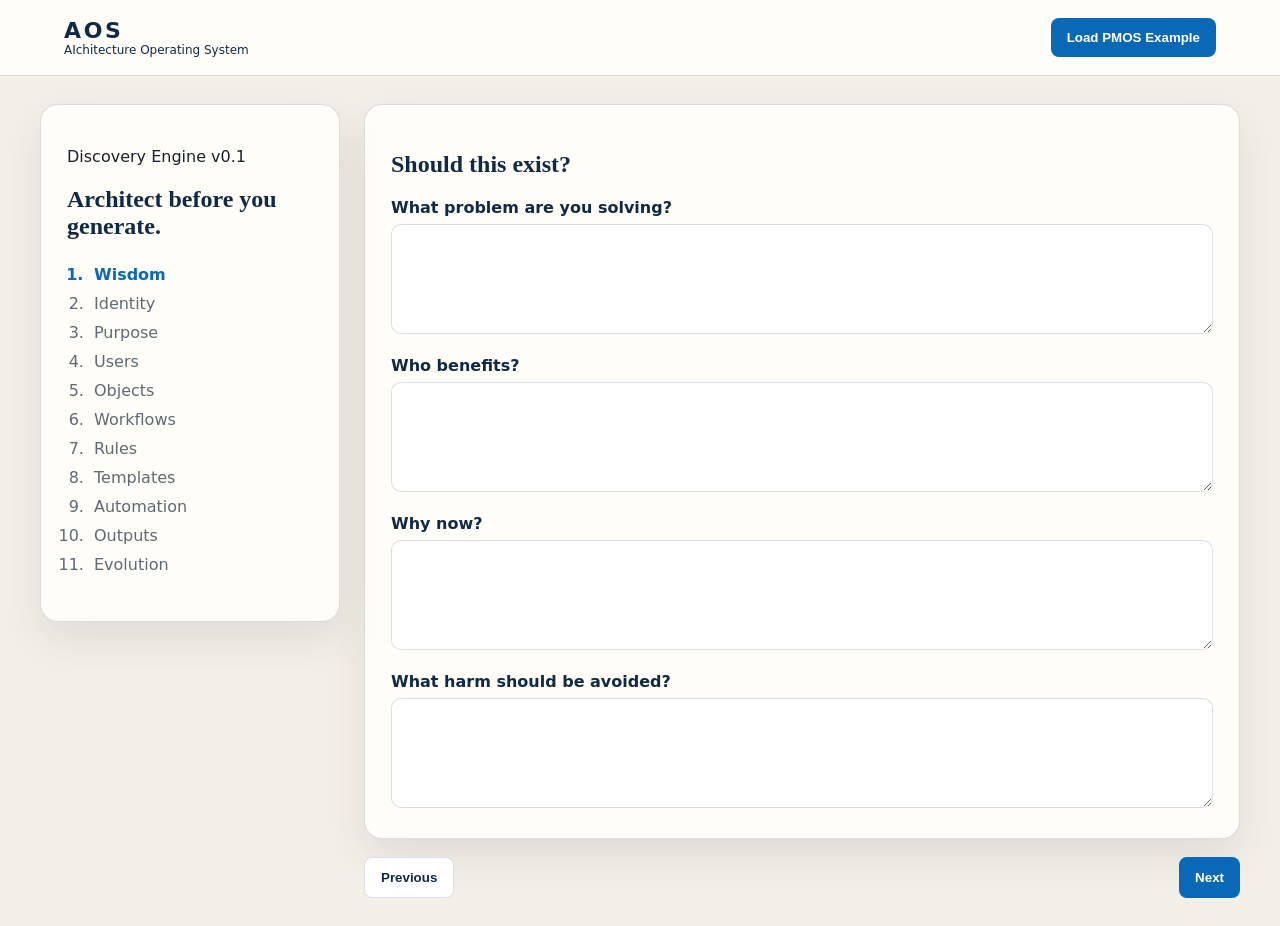
<file: index.html>
<!doctype html><html lang="en"><head><meta charset="utf-8"><meta name="viewport" content="width=device-width,initial-scale=1"><title>AOS Discovery Engine</title><link rel="stylesheet" href="aos.css"></head><body><header><div><strong>AOS</strong><span>AIchitecture Operating System</span></div><button id="example">Load PMOS Example</button></header><main><aside><p>Discovery Engine v0.1</p><h1>Architect before you generate.</h1><ol id="steps"><li class="active">Wisdom</li><li>Identity</li><li>Purpose</li><li>Users</li><li>Objects</li><li>Workflows</li><li>Rules</li><li>Templates</li><li>Automation</li><li>Outputs</li><li>Evolution</li></ol></aside><section><form id="form">
<section class="panel active"><h2>Should this exist?</h2><label>What problem are you solving?<textarea name="problem"></textarea></label><label>Who benefits?<textarea name="beneficiaries"></textarea></label><label>Why now?<textarea name="whyNow"></textarea></label><label>What harm should be avoided?<textarea name="risks"></textarea></label></section>
<section class="panel"><h2>What are we architecting?</h2><label>Working name<input name="name"></label><label>Full name<input name="fullName"></label><label>Primary type<input name="primaryType" placeholder="Product, service, software, operating system..."></label></section>
<section class="panel"><h2>What is its purpose?</h2><label>Purpose statement<textarea name="purpose"></textarea></label><label>Successful outcome<textarea name="success"></textarea></label></section>
<section class="panel"><h2>Who uses it?</h2><label>Roles, one per line<textarea name="users"></textarea></label><label>Who holds final authority?<input name="authority"></label></section>
<section class="panel"><h2>What objects exist?</h2><label>Objects, one per line<textarea name="objects"></textarea></label></section>
<section class="panel"><h2>What workflows occur?</h2><label>Workflows, one per line<textarea name="workflows"></textarea></label></section>
<section class="panel"><h2>How should it behave?</h2><label>Rules, one per line<textarea name="rules"></textarea></label></section>
<section class="panel"><h2>What repeats?</h2><label>Reusable templates<textarea name="templates"></textarea></label><label>Replaceable content<textarea name="content"></textarea></label></section>
<section class="panel"><h2>Who does what?</h2><label>Human tasks<textarea name="human"></textarea></label><label>AI tasks<textarea name="ai"></textarea></label><label>Automatic tasks<textarea name="automatic"></textarea></label></section>
<section class="panel"><h2>What should it generate?</h2><label>Outputs<textarea name="outputs"></textarea></label></section>
<section class="panel"><h2>How should it evolve?</h2><label>Future expansion<textarea name="evolution"></textarea></label><label>Open questions<textarea name="questions"></textarea></label></section>
<div class="actions"><button type="button" id="prev">Previous</button><button type="button" id="next">Next</button><button type="submit" id="generate" hidden>Generate System Definition</button></div></form><section id="result" hidden><h2>System Definition</h2><button id="copy">Copy JSON</button><button id="download">Download JSON</button><pre id="output"></pre></section></section></main><script src="aos.js"></script></body></html>
</file>
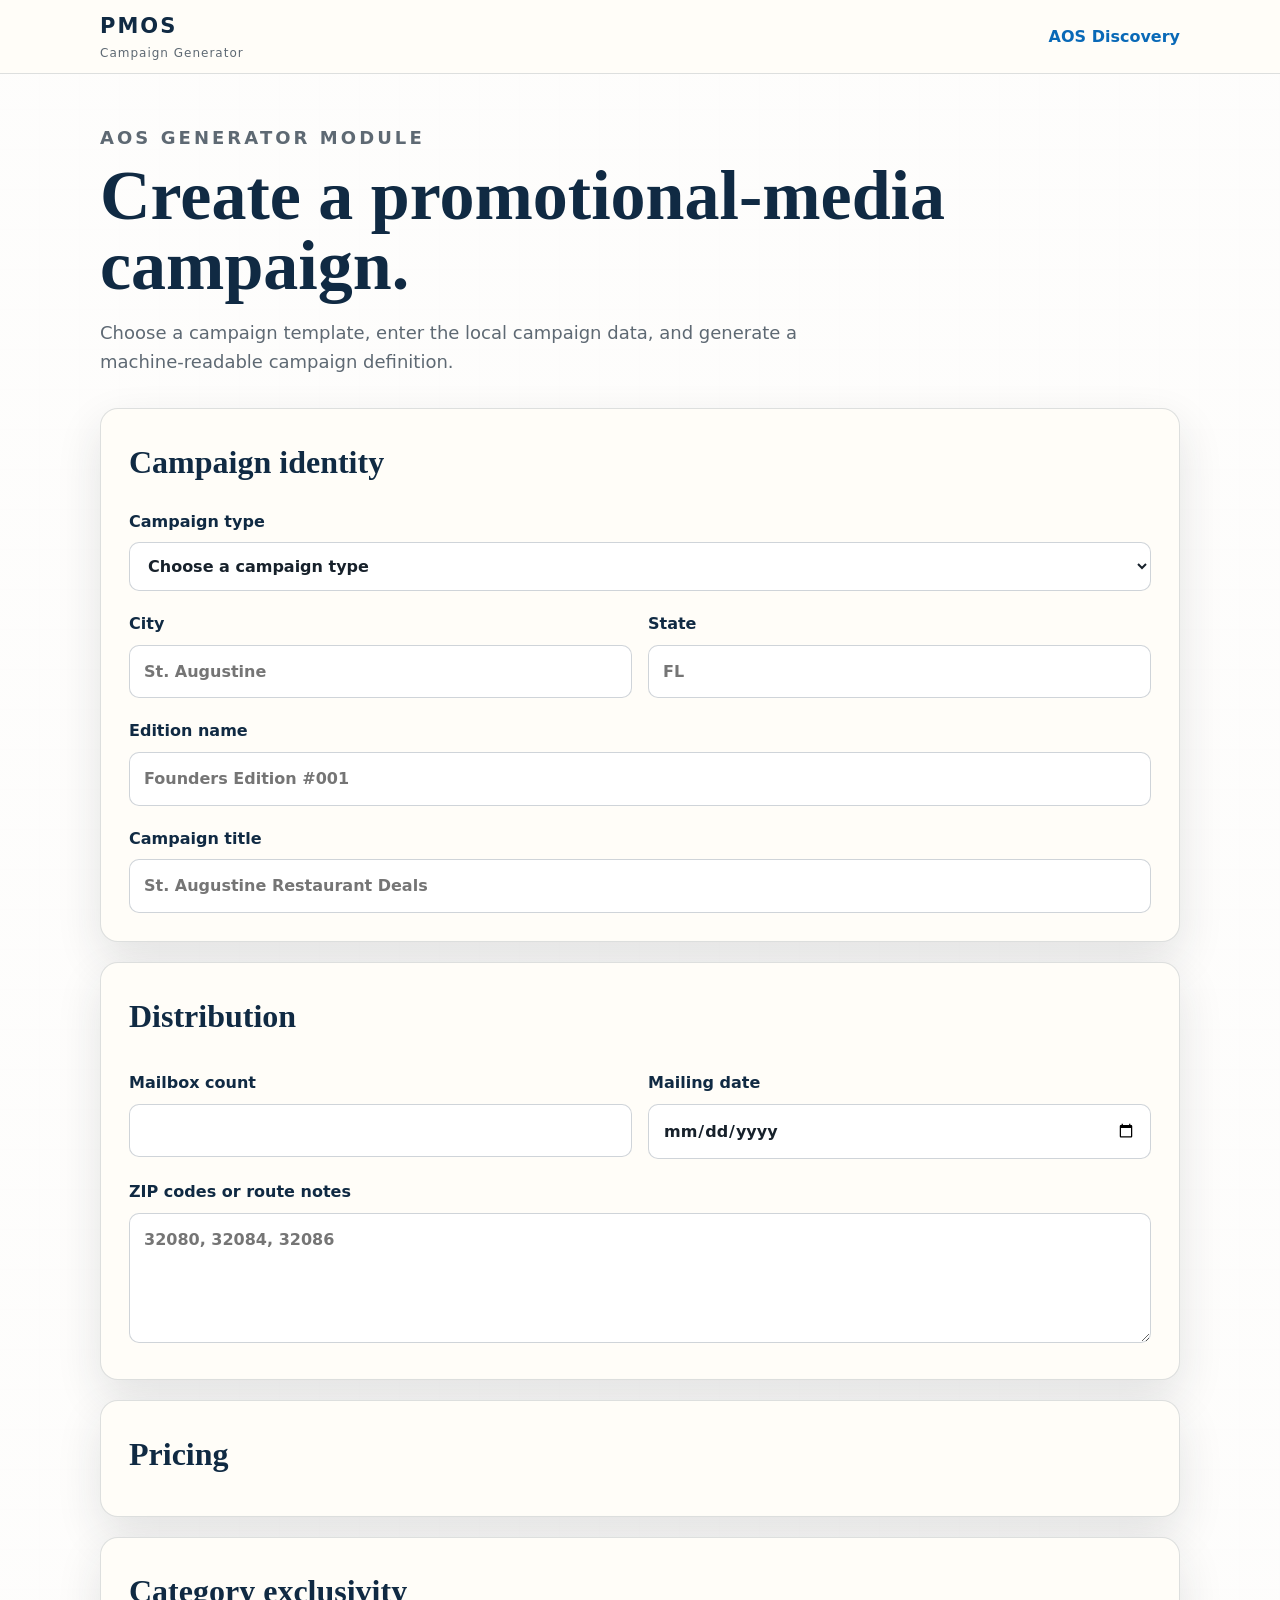
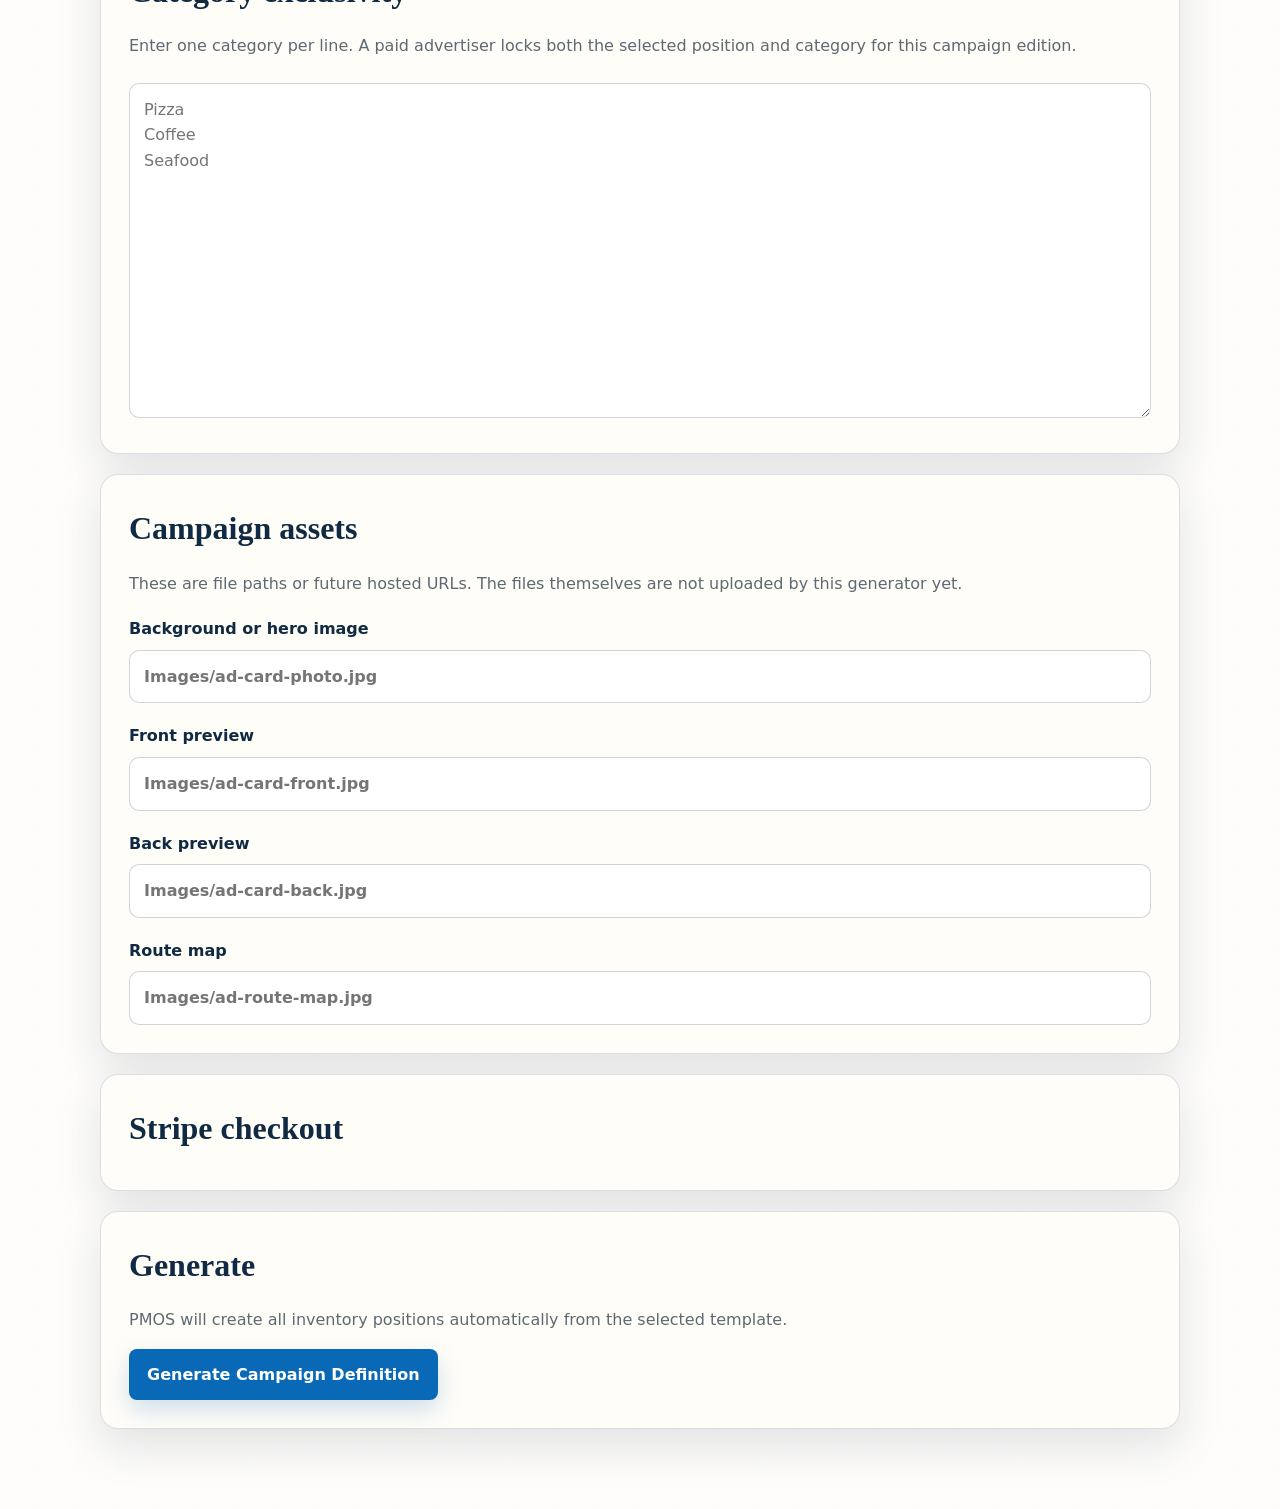
<file: pmos-generator.html>
<!doctype html>
<html lang="en">
<head>
  <meta charset="utf-8">
  <meta name="viewport" content="width=device-width,initial-scale=1">

  <title>PMOS Campaign Generator</title>

  <link rel="stylesheet" href="pmos-generator.css">
</head>

<body>

  <header class="site-header">
    <div>
      <strong>PMOS</strong>
      <span>Campaign Generator</span>
    </div>

    <a href="index.html">AOS Discovery</a>
  </header>


  <main class="page-shell">

    <section class="intro">
      <p class="eyebrow">AOS Generator Module</p>

      <h1>Create a promotional-media campaign.</h1>

      <p>
        Choose a campaign template, enter the local campaign data,
        and generate a machine-readable campaign definition.
      </p>
    </section>


    <form id="campaign-form">

      <section class="panel">
        <h2>Campaign identity</h2>

        <label>
          Campaign type

          <select id="campaign-type" name="campaignType" required>
            <option value="">Choose a campaign type</option>
            <option value="restaurant">Restaurant Promotional Postcard</option>
            <option value="service">Service Business Promotional Postcard</option>
          </select>
        </label>


        <div class="two-column">

          <label>
            City
            <input type="text" name="city" placeholder="St. Augustine" required>
          </label>

          <label>
            State
            <input type="text" name="state" placeholder="FL" maxlength="2" required>
          </label>

        </div>


        <label>
          Edition name
          <input
            type="text"
            name="edition"
            placeholder="Founders Edition #001"
            required
          >
        </label>


        <label>
          Campaign title
          <input
            type="text"
            name="campaignName"
            placeholder="St. Augustine Restaurant Deals"
          >
        </label>
      </section>


      <section class="panel">
        <h2>Distribution</h2>

        <div class="two-column">

          <label>
            Mailbox count
            <input type="number" name="mailboxes" min="1" required>
          </label>

          <label>
            Mailing date
            <input type="date" name="mailDate">
          </label>

        </div>


        <label>
          ZIP codes or route notes
          <textarea
            name="routes"
            rows="4"
            placeholder="32080, 32084, 32086"
          ></textarea>
        </label>
      </section>


      <section class="panel">
        <h2>Pricing</h2>

        <div id="restaurant-pricing" hidden>

          <div class="three-column">

            <label>
              Premium front
              <input type="number" name="premiumPrice" min="0" value="199">
            </label>

            <label>
              Standard back
              <input type="number" name="standardPrice" min="0" value="149">
            </label>

            <label>
              Micro mention
              <input type="number" name="microPrice" min="0" value="25">
            </label>

          </div>

        </div>


        <div id="service-pricing" hidden>

          <label>
            Price per equal position
            <input type="number" name="equalPrice" min="0" value="500">
          </label>

        </div>

      </section>


      <section class="panel">
        <h2>Category exclusivity</h2>

        <p>
          Enter one category per line. A paid advertiser locks both
          the selected position and category for this campaign edition.
        </p>

        <textarea
          name="categories"
          id="categories"
          rows="12"
          placeholder="Pizza&#10;Coffee&#10;Seafood"
        ></textarea>
      </section>


      <section class="panel">
        <h2>Campaign assets</h2>

        <p>
          These are file paths or future hosted URLs. The files themselves
          are not uploaded by this generator yet.
        </p>

        <label>
          Background or hero image
          <input type="text" name="background" placeholder="Images/ad-card-photo.jpg">
        </label>

        <label>
          Front preview
          <input type="text" name="frontPreview" placeholder="Images/ad-card-front.jpg">
        </label>

        <label>
          Back preview
          <input type="text" name="backPreview" placeholder="Images/ad-card-back.jpg">
        </label>

        <label>
          Route map
          <input type="text" name="routeMap" placeholder="Images/ad-route-map.jpg">
        </label>
      </section>


      <section class="panel">
        <h2>Stripe checkout</h2>

        <div id="restaurant-stripe" hidden>

          <label>
            Premium front Stripe link
            <input type="url" name="premiumStripe">
          </label>

          <label>
            Standard back Stripe link
            <input type="url" name="standardStripe">
          </label>

          <label>
            Micro mention Stripe link
            <input type="url" name="microStripe">
          </label>

        </div>


        <div id="service-stripe" hidden>

          <label>
            Equal-position Stripe link
            <input type="url" name="equalStripe">
          </label>

        </div>

      </section>


      <section class="panel">
        <h2>Generate</h2>

        <p>
          PMOS will create all inventory positions automatically from the
          selected template.
        </p>

        <button class="primary-button" type="submit">
          Generate Campaign Definition
        </button>
      </section>

    </form>


    <section class="result-panel" id="result-panel" hidden>

      <div class="result-heading">

        <div>
          <p class="eyebrow">Generated Campaign</p>
          <h2>Your campaign definition is ready.</h2>
        </div>

        <div class="result-actions">
          <button id="copy-json" type="button">Copy JSON</button>
          <button id="download-json" class="primary-button" type="button">
            Download campaign.json
          </button>
        </div>

      </div>

      <pre id="json-output"></pre>

    </section>

  </main>


  <script src="pmos-generator.js"></script>

</body>
</html>
</file>
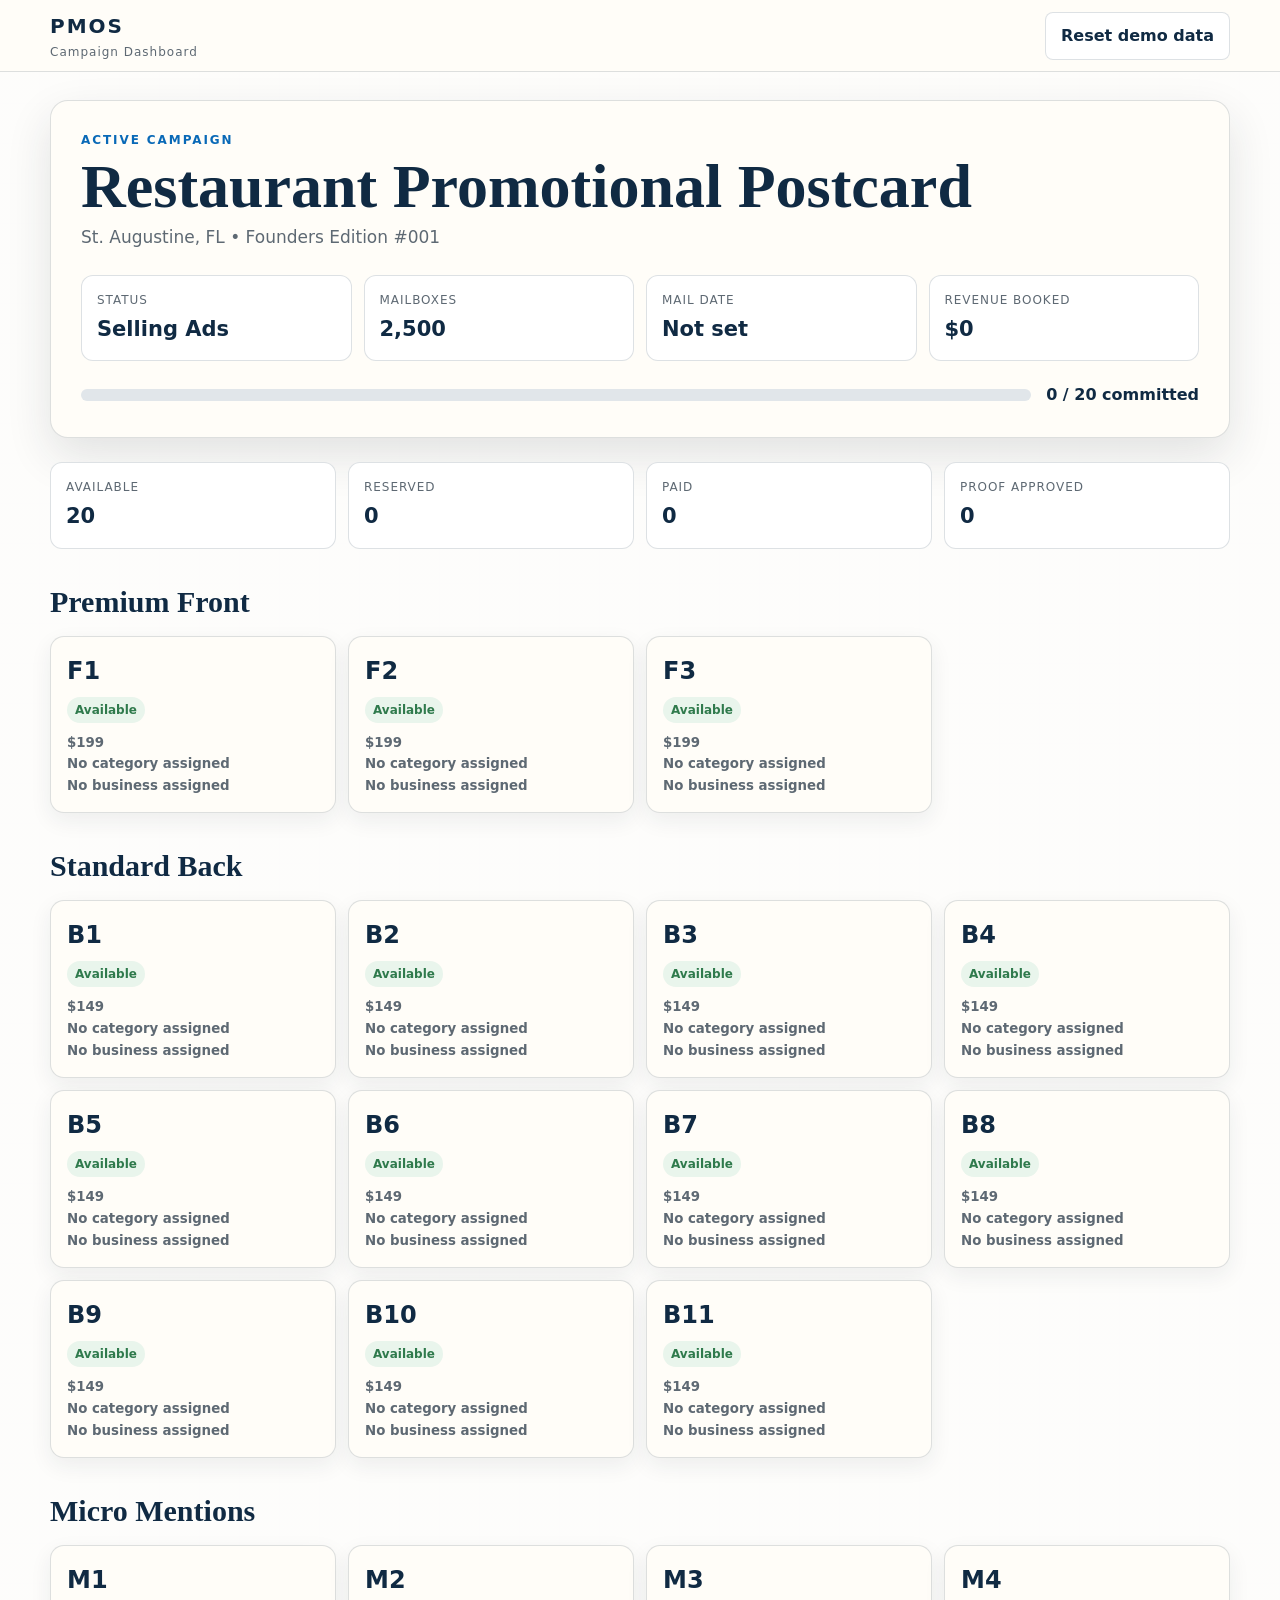
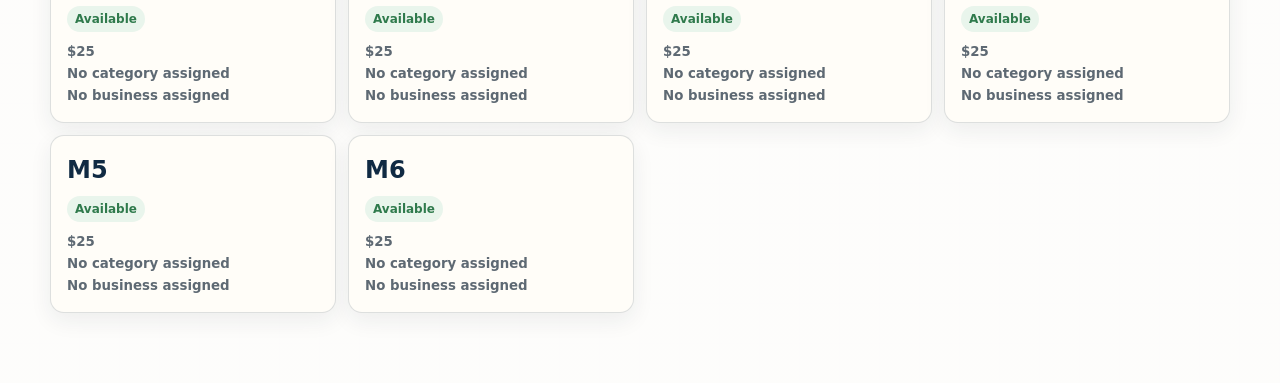
<file: systems/pmos/dashboard.html>
<!doctype html>
<html lang="en">
<head>
  <meta charset="utf-8">

  <meta
    name="viewport"
    content="width=device-width, initial-scale=1"
  >

  <title>PMOS Campaign Dashboard</title>

  <link
    rel="stylesheet"
    href="dashboard.css"
  >
</head>

<body>

  <header class="topbar">

    <div>
      <strong>PMOS</strong>
      <span>Campaign Dashboard</span>
    </div>

    <button
      id="reset-data"
      class="secondary"
      type="button"
    >
      Reset demo data
    </button>

  </header>


  <main class="shell">

    <section class="hero">

      <p class="eyebrow">
        Active Campaign
      </p>

      <h1 id="campaign-name">
        Loading…
      </h1>

      <p id="campaign-meta"></p>
          <div class="summary-grid">

        <div>
          <span>Status</span>
          <strong id="campaign-status"></strong>
        </div>

        <div>
          <span>Mailboxes</span>
          <strong id="mailboxes"></strong>
        </div>

        <div>
          <span>Mail date</span>

          <strong id="mail-date">
            Not set
          </strong>
        </div>

        <div>
          <span>Revenue booked</span>

          <strong id="revenue">
            $0
          </strong>
        </div>

      </div>


      <div class="progress-row">

        <div class="progress">
          <span id="progress-fill"></span>
        </div>

        <strong id="progress-copy">
          0 / 20 committed
        </strong>

      </div>

    </section>


    <section
      class="stats"
      id="stats"
    ></section>


    <section id="inventory"></section>

  </main>


  <div
    class="modal"
    id="position-modal"
    hidden
  >

    <div class="modal-card">

      <button
        class="close"
        id="close-modal"
        type="button"
        aria-label="Close"
      >
        ×
      </button>

      <p
        class="eyebrow"
        id="modal-group"
      ></p>

      <h2 id="modal-position"></h2>

      <p id="modal-price"></p>
          <form id="position-form">

        <label>
          Status

          <select name="status">
            <option value="available">
              Available
            </option>

            <option value="reserved">
              Reserved
            </option>

            <option value="paid">
              Paid
            </option>
          </select>
        </label>


        <label>
          Category

          <input
            name="category"
            placeholder="Pizza, Coffee, Roofing…"
          >
        </label>


        <label>
          Business name

          <input name="business">
        </label>


        <label>
          Contact person

          <input name="contact">
        </label>


        <div class="two">

          <label>
            Phone

            <input
              name="phone"
              type="tel"
            >
          </label>

          <label>
            Email

            <input
              name="email"
              type="email"
            >
          </label>

        </div>


        <label>
          Website

          <input
            name="website"
            type="url"
          >
        </label>
                <div class="two">

          <label>
            Artwork

            <select name="artwork">
              <option value="pending">
                Pending
              </option>

              <option value="received">
                Received
              </option>
            </select>
          </label>


          <label>
            Proof

            <select name="proof">
              <option value="pending">
                Pending
              </option>

              <option value="sent">
                Sent
              </option>

              <option value="approved">
                Approved
              </option>

              <option value="revision">
                Revision needed
              </option>
            </select>
          </label>

        </div>


        <p
          class="warning"
          id="category-warning"
          hidden
        ></p>


        <div class="actions">

          <button
            type="button"
            class="danger"
            id="clear-position"
          >
            Clear position
          </button>

          <button
            type="submit"
            class="primary"
          >
            Save changes
          </button>

        </div>

      </form>

    </div>

  </div>


  <script src="dashboard.js"></script>

</body>
</html>
</file>
<file: pmos-generator.css>
:root {
  --navy: #102a43;
  --blue: #0969b7;
  --blue-dark: #07538f;
  --cream: #f5f0e7;
  --paper: #fffdf8;
  --ink: #17212b;
  --muted: #5e6973;
  --line: rgba(16, 42, 67, 0.14);
  --shadow: 0 18px 45px rgba(30, 42, 50, 0.12);
  --radius: 18px;
}

* {
  box-sizing: border-box;
}

body {
  margin: 0;
  color: var(--ink);
  line-height: 1.6;
  font-family:
    Inter, ui-sans-serif, system-ui, -apple-system,
    BlinkMacSystemFont, "Segoe UI", sans-serif;

  background:
    linear-gradient(rgba(255,255,255,.86), rgba(255,255,255,.86)),
    repeating-linear-gradient(
      0deg,
      transparent 0,
      transparent 39px,
      rgba(9,105,183,.05) 40px
    ),
    repeating-linear-gradient(
      90deg,
      transparent 0,
      transparent 39px,
      rgba(9,105,183,.05) 40px
    ),
    var(--cream);
}

button,
input,
select,
textarea {
  font: inherit;
}

.site-header {
  min-height: 74px;
  padding: 0 max(20px, calc((100vw - 1080px) / 2));
  display: flex;
  align-items: center;
  justify-content: space-between;
  gap: 20px;
  border-bottom: 1px solid var(--line);
  background: rgba(255,253,248,.95);
}

.site-header strong,
.site-header span {
  display: block;
}

.site-header strong {
  color: var(--navy);
  font-size: 21px;
  letter-spacing: 2px;
}

.site-header span {
  color: var(--muted);
  font-size: 12px;
  letter-spacing: 1px;
}

.site-header a {
  color: var(--blue);
  font-weight: 800;
  text-decoration: none;
}

.page-shell {
  width: min(1080px, calc(100% - 30px));
  margin: 50px auto 80px;
}

.intro {
  margin-bottom: 32px;
}

.eyebrow {
  margin: 0;
  color: var(--blue);
  text-transform: uppercase;
  font-size: 12px;
  font-weight: 900;
  letter-spacing: .17em;
}

.intro h1,
.result-panel h2 {
  margin: 8px 0 14px;
  color: var(--navy);
  font-family: Georgia, "Times New Roman", serif;
  font-size: clamp(42px, 7vw, 70px);
  line-height: 1;
}

.intro p {
  max-width: 760px;
  color: var(--muted);
  font-size: 18px;
}

#campaign-form {
  display: grid;
  gap: 20px;
}

.panel {
  padding: 28px;
  border: 1px solid var(--line);
  border-radius: var(--radius);
  background: var(--paper);
  box-shadow: var(--shadow);
}

.panel h2 {
  margin: 0 0 8px;
  color: var(--navy);
  font-family: Georgia, "Times New Roman", serif;
  font-size: 32px;
}

.panel p {
  color: var(--muted);
}

label {
  display: block;
  margin-top: 20px;
  color: var(--navy);
  font-weight: 800;
}

input,
select,
textarea {
  width: 100%;
  margin-top: 8px;
  padding: 13px 14px;
  color: var(--ink);
  border: 1px solid rgba(16,42,67,.2);
  border-radius: 10px;
  background: white;
  outline: none;
}

input:focus,
select:focus,
textarea:focus {
  border-color: var(--blue);
  box-shadow: 0 0 0 3px rgba(9,105,183,.1);
}

textarea {
  resize: vertical;
}

.two-column,
.three-column {
  display: grid;
  gap: 16px;
}

.two-column {
  grid-template-columns: 1fr 1fr;
}

.three-column {
  grid-template-columns: repeat(3, 1fr);
}

.primary-button,
.result-actions button {
  padding: 13px 18px;
  border: 1px solid var(--line);
  border-radius: 8px;
  font-weight: 850;
  cursor: pointer;
}

.primary-button {
  border: 0;
  background: var(--blue);
  color: white;
  box-shadow: 0 10px 24px rgba(9,105,183,.2);
}

.primary-button:hover {
  background: var(--blue-dark);
}

.result-panel {
  margin-top: 28px;
  padding: 28px;
  border-radius: var(--radius);
  color: #dce9f2;
  background: #0d1d2a;
  box-shadow: var(--shadow);
}

.result-panel h2 {
  color: white;
  font-size: 40px;
}

.result-heading {
  display: flex;
  align-items: center;
  justify-content: space-between;
  gap: 22px;
}

.result-actions {
  display: flex;
  flex-wrap: wrap;
  gap: 10px;
}

.result-actions button:not(.primary-button) {
  background: white;
  color: var(--navy);
}

pre {
  max-height: 700px;
  overflow: auto;
  margin: 22px 0 0;
  padding: 20px;
  border-radius: 12px;
  color: #cbe8ff;
  background: #07131d;
  white-space: pre-wrap;
  word-break: break-word;
}

@media (max-width: 720px) {
  .two-column,
  .three-column {
    grid-template-columns: 1fr;
  }

  .result-heading {
    display: block;
  }

  .result-actions {
    margin-top: 16px;
  }

  .panel,
  .result-panel {
    padding: 21px;
  }
}
</file>
<file: systems/pmos/dashboard.css>
:root {
  --navy: #102a43;
  --blue: #0969b7;
  --blue-dark: #07538f;
  --cream: #f5f0e7;
  --paper: #fffdf8;
  --ink: #17212b;
  --muted: #5e6973;
  --line: rgba(16, 42, 67, 0.14);
  --green: #2f7a4c;
  --gold: #a66a00;
  --red: #a73838;
  --radius: 18px;
  --shadow: 0 18px 45px rgba(30, 42, 50, 0.12);
}

* {
  box-sizing: border-box;
}

html {
  scroll-behavior: smooth;
}

body {
  margin: 0;
  color: var(--ink);
  line-height: 1.5;
  font-family:
    Inter,
    system-ui,
    -apple-system,
    BlinkMacSystemFont,
    "Segoe UI",
    sans-serif;
  background:
    linear-gradient(rgba(255, 255, 255, 0.84), rgba(255, 255, 255, 0.84)),
    repeating-linear-gradient(
      0deg,
      transparent 0,
      transparent 39px,
      rgba(9, 105, 183, 0.045) 40px
    ),
    repeating-linear-gradient(
      90deg,
      transparent 0,
      transparent 39px,
      rgba(9, 105, 183, 0.045) 40px
    ),
    var(--cream);
}

button,
input,
select {
  font: inherit;
}

button {
  cursor: pointer;
}

.topbar {
  min-height: 72px;
  padding: 0 max(18px, calc((100vw - 1180px) / 2));
  display: flex;
  align-items: center;
  justify-content: space-between;
  gap: 18px;
  position: sticky;
  top: 0;
  z-index: 20;
  border-bottom: 1px solid var(--line);
  background: rgba(255, 253, 248, 0.95);
  backdrop-filter: blur(12px);
}

.topbar strong,
.topbar span {
  display: block;
}

.topbar strong {
  color: var(--navy);
  font-size: 20px;
  letter-spacing: 2px;
}

.topbar span {
  margin-top: 2px;
  color: var(--muted);
  font-size: 12px;
  letter-spacing: 1px;
}

.shell {
  width: min(1180px, calc(100% - 26px));
  margin: 28px auto 70px;
}

.hero {
  padding: 30px;
  border: 1px solid var(--line);
  border-radius: var(--radius);
  background: var(--paper);
  box-shadow: var(--shadow);
}

.eyebrow {
  margin: 0;
  color: var(--blue);
  font-size: 12px;
  font-weight: 900;
  letter-spacing: 0.16em;
  text-transform: uppercase;
}

h1 {
  margin: 6px 0 4px;
  color: var(--navy);
  font:
    700 clamp(36px, 6vw, 62px) / 1
    Georgia,
    "Times New Roman",
    serif;
}

#campaign-meta {
  margin: 8px 0 0;
  color: var(--muted);
  font-size: 17px;
}

.summary-grid,
.stats {
  display: grid;
  grid-template-columns: repeat(4, 1fr);
  gap: 12px;
  margin-top: 24px;
}

.summary-grid > div,
.stat {
  padding: 15px;
  border: 1px solid var(--line);
  border-radius: 12px;
  background: #fff;
}

.summary-grid span,
.stat span {
  display: block;
  color: var(--muted);
  font-size: 12px;
  letter-spacing: 0.08em;
  text-transform: uppercase;
}

.summary-grid strong,
.stat strong {
  display: block;
  margin-top: 5px;
  color: var(--navy);
  font-size: 21px;
}

.progress-row {
  display: flex;
  align-items: center;
  gap: 15px;
  margin-top: 22px;
}

.progress {
  height: 12px;
  flex: 1;
  overflow: hidden;
  border-radius: 999px;
  background: #e1e6ea;
}

.progress span {
  display: block;
  width: 0;
  height: 100%;
  border-radius: inherit;
  background: linear-gradient(90deg, var(--blue), #38a2dc);
  transition: width 0.25s ease;
}

.progress-row strong {
  color: var(--navy);
  white-space: nowrap;
}

.inventory-group {
  margin-top: 30px;
}

.inventory-group h2 {
  margin: 0 0 12px;
  color: var(--navy);
  font-family: Georgia, "Times New Roman", serif;
  font-size: 30px;
}

.position-grid {
  display: grid;
  grid-template-columns: repeat(4, 1fr);
  gap: 12px;
}

.position {
  min-height: 132px;
  padding: 16px;
  text-align: left;
  border: 1px solid var(--line);
  border-radius: 14px;
  background: var(--paper);
  box-shadow: 0 8px 22px rgba(30, 42, 50, 0.07);
  transition:
    transform 0.16s ease,
    box-shadow 0.16s ease;
}

.position:hover {
  transform: translateY(-2px);
  box-shadow: 0 12px 28px rgba(30, 42, 50, 0.11);
}

.position .id {
  display: block;
  color: var(--navy);
  font-size: 24px;
  font-weight: 900;
}

.position .status {
  display: inline-block;
  margin: 8px 0;
  padding: 4px 8px;
  border-radius: 999px;
  font-size: 12px;
  font-weight: 800;
  text-transform: capitalize;
}

.position.available .status {
  color: var(--green);
  background: #e9f5ec;
}

.position.reserved .status {
  color: var(--gold);
  background: #fff3d8;
}

.position.paid .status {
  color: var(--blue);
  background: #e7f1fb;
}

.position small {
  display: block;
  margin-top: 2px;
  color: var(--muted);
}

.modal {
  position: fixed;
  inset: 0;
  z-index: 50;
  display: grid;
  place-items: center;
  padding: 15px;
  background: rgba(3, 13, 22, 0.72);
}

.modal[hidden] {
  display: none;
}

.modal-card {
  width: min(680px, 100%);
  max-height: 92vh;
  overflow: auto;
  position: relative;
  padding: 28px;
  border-radius: 18px;
  background: var(--paper);
  box-shadow: 0 24px 70px rgba(0, 0, 0, 0.28);
}

.close {
  position: absolute;
  top: 8px;
  right: 14px;
  padding: 4px 8px;
  border: 0;
  color: var(--muted);
  background: none;
  font-size: 34px;
  line-height: 1;
}

.close:hover {
  color: var(--ink);
}

.modal h2 {
  margin: 4px 0;
  color: var(--navy);
  font:
    700 44px / 1
    Georgia,
    "Times New Roman",
    serif;
}

#modal-price {
  margin: 8px 0 0;
  color: var(--muted);
  font-weight: 700;
}

label {
  display: block;
  margin-top: 17px;
  color: var(--navy);
  font-weight: 800;
}

input,
select {
  width: 100%;
  margin-top: 7px;
  padding: 12px;
  border: 1px solid rgba(16, 42, 67, 0.18);
  border-radius: 9px;
  color: var(--ink);
  background: #fff;
  outline: none;
}

input:focus,
select:focus {
  border-color: var(--blue);
  box-shadow: 0 0 0 3px rgba(9, 105, 183, 0.1);
}

.two {
  display: grid;
  grid-template-columns: 1fr 1fr;
  gap: 13px;
}

.actions {
  display: flex;
  justify-content: space-between;
  gap: 12px;
  margin-top: 24px;
}

button {
  padding: 11px 15px;
  border: 0;
  border-radius: 8px;
  font-weight: 800;
}

.primary {
  color: #fff;
  background: var(--blue);
}

.primary:hover {
  background: var(--blue-dark);
}

.secondary {
  color: var(--navy);
  border: 1px solid var(--line);
  background: #fff;
}

.danger {
  color: var(--red);
  background: #f7e8e8;
}

.warning {
  margin-top: 16px;
  padding: 12px;
  border-radius: 8px;
  color: #744d00;
  background: #fff3d8;
}

@media (max-width: 900px) {
  .position-grid {
    grid-template-columns: repeat(3, 1fr);
  }
}

@media (max-width: 760px) {
  .topbar {
    padding: 10px 14px;
  }

  .topbar .secondary {
    padding: 9px 11px;
    font-size: 13px;
  }

  .summary-grid,
  .stats {
    grid-template-columns: 1fr 1fr;
  }

  .position-grid {
    grid-template-columns: 1fr 1fr;
  }

  .two {
    grid-template-columns: 1fr;
  }

  .progress-row {
    display: block;
  }

  .progress-row strong {
    display: block;
    margin-top: 8px;
  }

  .hero,
  .modal-card {
    padding: 22px;
  }

  .actions {
    flex-direction: column-reverse;
  }

  .actions button {
    width: 100%;
  }
}

@media (max-width: 430px) {
  .summary-grid,
  .stats,
  .position-grid {
    grid-template-columns: 1fr;
  }

  h1 {
    font-size: 38px;
  }
}
</file>
